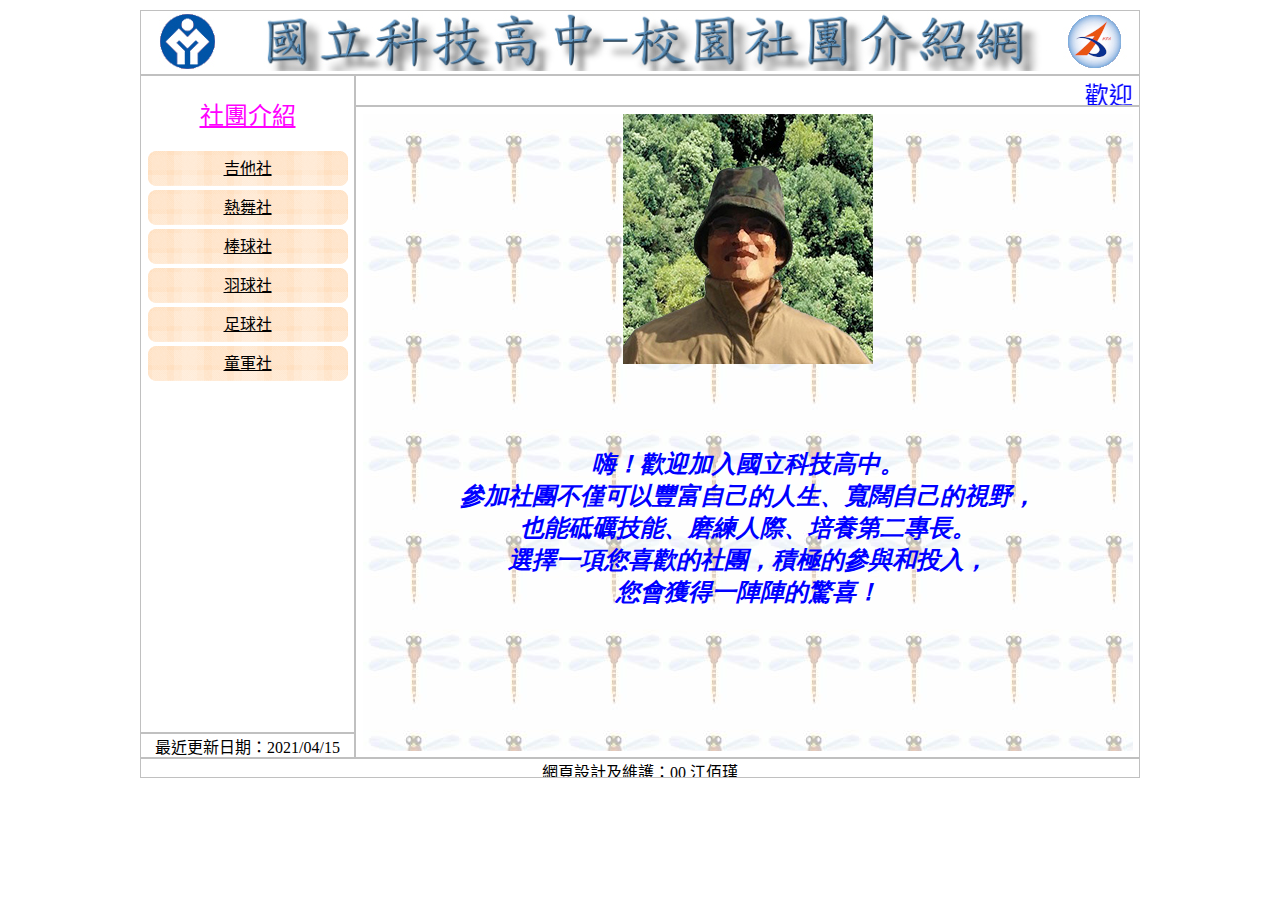
<file: web00/index.html>
<!DOCTYPE html>
<html lang="zh-tw">

<head>
  <meta charset="UTF-8">
  <meta name="viewport" content="width=device-width, initial-scale=1.0">
  <title>國立科技高中─校園社團介紹網</title>
  <link rel="stylesheet" href="style.css">
</head>

<body class="main">
  <header class="top">
    <a href="index.html">
      <img src="media/logo.jpg" alt="國立科技高中校園社團介紹網">
    </a>
  </header>
  <aside>
    <nav class="menu">
      <header>社團介紹</header>
      <a href="guitar_history.html" target="myMain">吉他社</a>
      <a href="#">熱舞社</a>
      <a href="#">棒球社</a>
      <a href="#">羽球社</a>
      <a href="#">足球社</a>
      <a href="#">童軍社</a>
    </nav>
    <footer class="update">最近更新日期：2021/04/15</footer>
  </aside>
  <section>
    <header class="marquee">
      <marquee>歡迎光臨校園社團介紹網，參觀後請支持社團活動並熱烈參與</marquee>
    </header>
    <main class="content">
      <iframe src="main.html" frameborder="0" name="myMain"></iframe>
    </main>
  </section>
  <footer class="footer">網頁設計及維護：00 江佰瑾</footer>
</body>

</html>
</file>
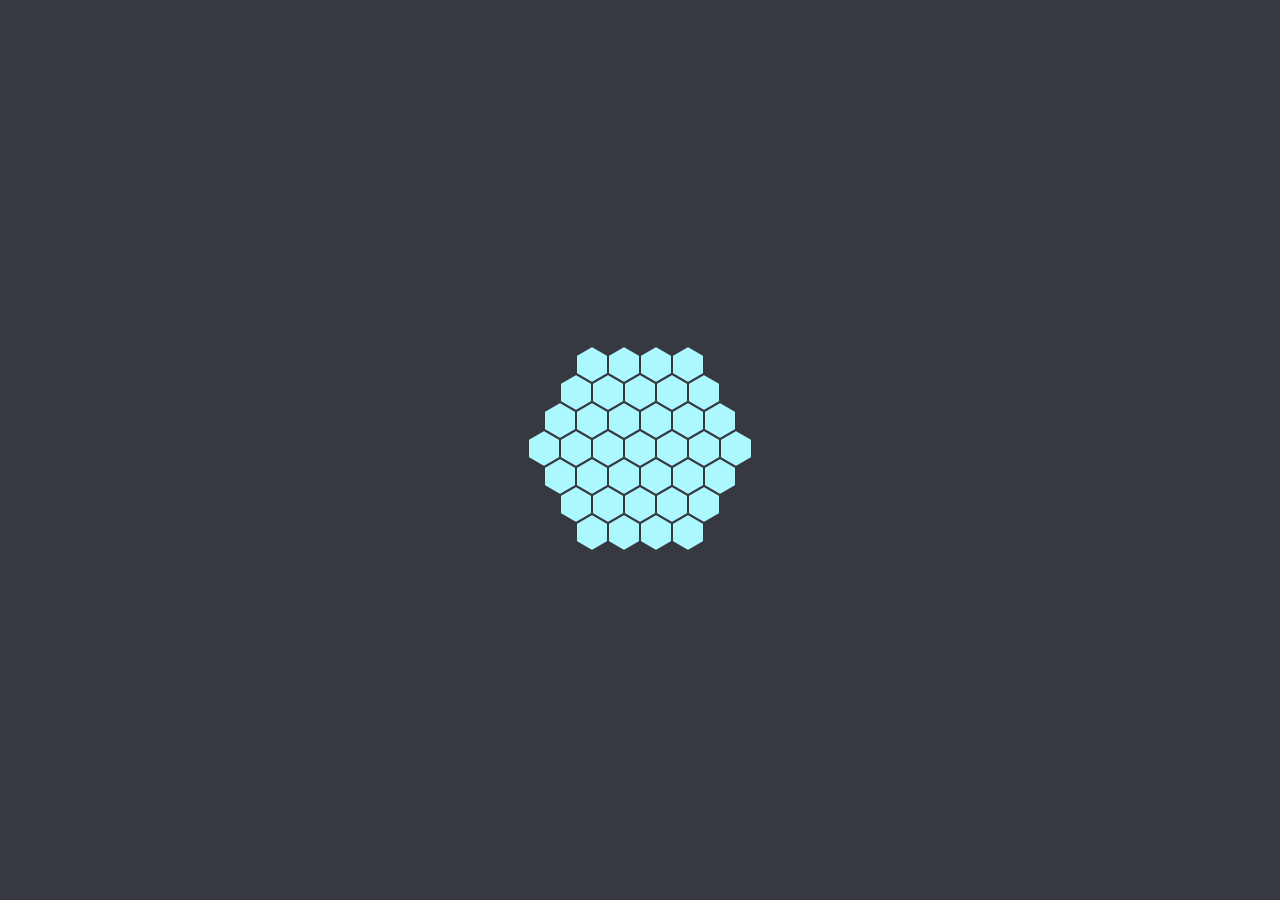
<file: animationWord.html>
<!DOCTYPE html>
<html lang="en">

<head>
	<meta charset="UTF-8">
	<meta http-equiv="X-UA-Compatible" content="IE=edge">
	<meta name="viewport" content="width=device-width, initial-scale=1.0">
	<title>Document</title>
	<style>
		body {
			background: #373940;
		}

		.socket {
			width: 200px;
			height: 200px;
			position: absolute;
			left: 50%;
			margin-left: -100px;
			top: 50%;
			margin-top: -100px;
		}

		.hex-brick {
			background: #ABF8FF;
			width: 30px;
			height: 17px;
			position: absolute;
			top: 5px;
			animation-name: fade;
			animation-duration: 2s;
			animation-iteration-count: infinite;
			-webkit-animation-name: fade;
			-webkit-animation-duration: 2s;
			-webkit-animation-iteration-count: infinite;
		}

		.h2 {
			transform: rotate(60deg);
			-webkit-transform: rotate(60deg);
		}

		.h3 {
			transform: rotate(-60deg);
			-webkit-transform: rotate(-60deg);
		}

		.gel {
			height: 30px;
			width: 30px;
			transition: all .3s;
			-webkit-transition: all .3s;
			position: absolute;
			top: 50%;
			left: 50%;
		}

		.center-gel {
			margin-left: -15px;
			margin-top: -15px;

			animation-name: pulse;
			animation-duration: 2s;
			animation-iteration-count: infinite;
			-webkit-animation-name: pulse;
			-webkit-animation-duration: 2s;
			-webkit-animation-iteration-count: infinite;
		}

		.c1 {
			margin-left: -47px;
			margin-top: -15px;
		}

		.c2 {
			margin-left: -31px;
			margin-top: -43px;
		}

		.c3 {
			margin-left: 1px;
			margin-top: -43px;
		}

		.c4 {
			margin-left: 17px;
			margin-top: -15px;
		}

		.c5 {
			margin-left: -31px;
			margin-top: 13px;
		}

		.c6 {
			margin-left: 1px;
			margin-top: 13px;
		}

		.c7 {
			margin-left: -63px;
			margin-top: -43px;
		}

		.c8 {
			margin-left: 33px;
			margin-top: -43px;
		}

		.c9 {
			margin-left: -15px;
			margin-top: 41px;
		}

		.c10 {
			margin-left: -63px;
			margin-top: 13px;
		}

		.c11 {
			margin-left: 33px;
			margin-top: 13px;
		}

		.c12 {
			margin-left: -15px;
			margin-top: -71px;
		}

		.c13 {
			margin-left: -47px;
			margin-top: -71px;
		}

		.c14 {
			margin-left: 17px;
			margin-top: -71px;
		}

		.c15 {
			margin-left: -47px;
			margin-top: 41px;
		}

		.c16 {
			margin-left: 17px;
			margin-top: 41px;
		}

		.c17 {
			margin-left: -79px;
			margin-top: -15px;
		}

		.c18 {
			margin-left: 49px;
			margin-top: -15px;
		}

		.c19 {
			margin-left: -63px;
			margin-top: -99px;
		}

		.c20 {
			margin-left: 33px;
			margin-top: -99px;
		}

		.c21 {
			margin-left: 1px;
			margin-top: -99px;
		}

		.c22 {
			margin-left: -31px;
			margin-top: -99px;
		}

		.c23 {
			margin-left: -63px;
			margin-top: 69px;
		}

		.c24 {
			margin-left: 33px;
			margin-top: 69px;
		}

		.c25 {
			margin-left: 1px;
			margin-top: 69px;
		}

		.c26 {
			margin-left: -31px;
			margin-top: 69px;
		}

		.c27 {
			margin-left: -79px;
			margin-top: -15px;
		}

		.c28 {
			margin-left: -95px;
			margin-top: -43px;
		}

		.c29 {
			margin-left: -95px;
			margin-top: 13px;
		}

		.c30 {
			margin-left: 49px;
			margin-top: 41px;
		}

		.c31 {
			margin-left: -79px;
			margin-top: -71px;
		}

		.c32 {
			margin-left: -111px;
			margin-top: -15px;
		}

		.c33 {
			margin-left: 65px;
			margin-top: -43px;
		}

		.c34 {
			margin-left: 65px;
			margin-top: 13px;
		}

		.c35 {
			margin-left: -79px;
			margin-top: 41px;
		}

		.c36 {
			margin-left: 49px;
			margin-top: -71px;
		}

		.c37 {
			margin-left: 81px;
			margin-top: -15px;
		}

		.r1 {
			animation-name: pulse;
			animation-duration: 2s;
			animation-iteration-count: infinite;
			animation-delay: .2s;
			-webkit-animation-name: pulse;
			-webkit-animation-duration: 2s;
			-webkit-animation-iteration-count: infinite;
			-webkit-animation-delay: .2s;
		}

		.r2 {
			animation-name: pulse;
			animation-duration: 2s;
			animation-iteration-count: infinite;
			animation-delay: .4s;
			-webkit-animation-name: pulse;
			-webkit-animation-duration: 2s;
			-webkit-animation-iteration-count: infinite;
			-webkit-animation-delay: .4s;
		}

		.r3 {
			animation-name: pulse;
			animation-duration: 2s;
			animation-iteration-count: infinite;
			animation-delay: .6s;
			-webkit-animation-name: pulse;
			-webkit-animation-duration: 2s;
			-webkit-animation-iteration-count: infinite;
			-webkit-animation-delay: .6s;
		}

		.r1>.hex-brick {
			animation-name: fade;
			animation-duration: 2s;
			animation-iteration-count: infinite;
			animation-delay: .2s;
			-webkit-animation-name: fade;
			-webkit-animation-duration: 2s;
			-webkit-animation-iteration-count: infinite;
			-webkit-animation-delay: .2s;
		}

		.r2>.hex-brick {
			animation-name: fade;
			animation-duration: 2s;
			animation-iteration-count: infinite;
			animation-delay: .4s;
			-webkit-animation-name: fade;
			-webkit-animation-duration: 2s;
			-webkit-animation-iteration-count: infinite;
			-webkit-animation-delay: .4s;
		}

		.r3>.hex-brick {
			animation-name: fade;
			animation-duration: 2s;
			animation-iteration-count: infinite;
			animation-delay: .6s;
			-webkit-animation-name: fade;
			-webkit-animation-duration: 2s;
			-webkit-animation-iteration-count: infinite;
			-webkit-animation-delay: .6s;
		}


		@keyframes pulse {
			0% {
				-webkit-transform: scale(1);
				transform: scale(1);
			}

			50% {
				-webkit-transform: scale(0.01);
				transform: scale(0.01);
			}

			100% {
				-webkit-transform: scale(1);
				transform: scale(1);
			}
		}

		@keyframes fade {
			0% {
				background: #ABF8FF;
			}

			50% {
				background: #90BBBF;
			}

			100% {
				background: #ABF8FF;
			}
		}

		@-webkit-keyframes pulse {
			0% {
				-webkit-transform: scale(1);
				transform: scale(1);
			}

			50% {
				-webkit-transform: scale(0.01);
				transform: scale(0.01);
			}

			100% {
				-webkit-transform: scale(1);
				transform: scale(1);
			}
		}

		@-webkit-keyframes fade {
			0% {
				background: #ABF8FF;
			}

			50% {
				background: #389CA6;
			}

			100% {
				background: #ABF8FF;
			}
		}
	</style>
</head>

<body>

	<body>
		<div class="socket">
			<div class="gel center-gel">
				<div class="hex-brick h1"></div>
				<div class="hex-brick h2"></div>
				<div class="hex-brick h3"></div>
			</div>

			<div class="gel c1 r1">
				<div class="hex-brick h1"></div>
				<div class="hex-brick h2"></div>
				<div class="hex-brick h3"></div>
			</div>
			<div class="gel c2 r1">
				<div class="hex-brick h1"></div>
				<div class="hex-brick h2"></div>
				<div class="hex-brick h3"></div>
			</div>
			<div class="gel c3 r1">
				<div class="hex-brick h1"></div>
				<div class="hex-brick h2"></div>
				<div class="hex-brick h3"></div>
			</div>
			<div class="gel c4 r1">
				<div class="hex-brick h1"></div>
				<div class="hex-brick h2"></div>
				<div class="hex-brick h3"></div>
			</div>
			<div class="gel c5 r1">
				<div class="hex-brick h1"></div>
				<div class="hex-brick h2"></div>
				<div class="hex-brick h3"></div>
			</div>
			<div class="gel c6 r1">
				<div class="hex-brick h1"></div>
				<div class="hex-brick h2"></div>
				<div class="hex-brick h3"></div>
			</div>

			<div class="gel c7 r2">
				<div class="hex-brick h1"></div>
				<div class="hex-brick h2"></div>
				<div class="hex-brick h3"></div>
			</div>

			<div class="gel c8 r2">
				<div class="hex-brick h1"></div>
				<div class="hex-brick h2"></div>
				<div class="hex-brick h3"></div>
			</div>
			<div class="gel c9 r2">
				<div class="hex-brick h1"></div>
				<div class="hex-brick h2"></div>
				<div class="hex-brick h3"></div>
			</div>
			<div class="gel c10 r2">
				<div class="hex-brick h1"></div>
				<div class="hex-brick h2"></div>
				<div class="hex-brick h3"></div>
			</div>
			<div class="gel c11 r2">
				<div class="hex-brick h1"></div>
				<div class="hex-brick h2"></div>
				<div class="hex-brick h3"></div>
			</div>
			<div class="gel c12 r2">
				<div class="hex-brick h1"></div>
				<div class="hex-brick h2"></div>
				<div class="hex-brick h3"></div>
			</div>
			<div class="gel c13 r2">
				<div class="hex-brick h1"></div>
				<div class="hex-brick h2"></div>
				<div class="hex-brick h3"></div>
			</div>
			<div class="gel c14 r2">
				<div class="hex-brick h1"></div>
				<div class="hex-brick h2"></div>
				<div class="hex-brick h3"></div>
			</div>
			<div class="gel c15 r2">
				<div class="hex-brick h1"></div>
				<div class="hex-brick h2"></div>
				<div class="hex-brick h3"></div>
			</div>
			<div class="gel c16 r2">
				<div class="hex-brick h1"></div>
				<div class="hex-brick h2"></div>
				<div class="hex-brick h3"></div>
			</div>
			<div class="gel c17 r2">
				<div class="hex-brick h1"></div>
				<div class="hex-brick h2"></div>
				<div class="hex-brick h3"></div>
			</div>
			<div class="gel c18 r2">
				<div class="hex-brick h1"></div>
				<div class="hex-brick h2"></div>
				<div class="hex-brick h3"></div>
			</div>
			<div class="gel c19 r3">
				<div class="hex-brick h1"></div>
				<div class="hex-brick h2"></div>
				<div class="hex-brick h3"></div>
			</div>
			<div class="gel c20 r3">
				<div class="hex-brick h1"></div>
				<div class="hex-brick h2"></div>
				<div class="hex-brick h3"></div>
			</div>
			<div class="gel c21 r3">
				<div class="hex-brick h1"></div>
				<div class="hex-brick h2"></div>
				<div class="hex-brick h3"></div>
			</div>
			<div class="gel c22 r3">
				<div class="hex-brick h1"></div>
				<div class="hex-brick h2"></div>
				<div class="hex-brick h3"></div>
			</div>
			<div class="gel c23 r3">
				<div class="hex-brick h1"></div>
				<div class="hex-brick h2"></div>
				<div class="hex-brick h3"></div>
			</div>
			<div class="gel c24 r3">
				<div class="hex-brick h1"></div>
				<div class="hex-brick h2"></div>
				<div class="hex-brick h3"></div>
			</div>
			<div class="gel c25 r3">
				<div class="hex-brick h1"></div>
				<div class="hex-brick h2"></div>
				<div class="hex-brick h3"></div>
			</div>
			<div class="gel c26 r3">
				<div class="hex-brick h1"></div>
				<div class="hex-brick h2"></div>
				<div class="hex-brick h3"></div>
			</div>
			<div class="gel c28 r3">
				<div class="hex-brick h1"></div>
				<div class="hex-brick h2"></div>
				<div class="hex-brick h3"></div>
			</div>
			<div class="gel c29 r3">
				<div class="hex-brick h1"></div>
				<div class="hex-brick h2"></div>
				<div class="hex-brick h3"></div>
			</div>
			<div class="gel c30 r3">
				<div class="hex-brick h1"></div>
				<div class="hex-brick h2"></div>
				<div class="hex-brick h3"></div>
			</div>
			<div class="gel c31 r3">
				<div class="hex-brick h1"></div>
				<div class="hex-brick h2"></div>
				<div class="hex-brick h3"></div>
			</div>
			<div class="gel c32 r3">
				<div class="hex-brick h1"></div>
				<div class="hex-brick h2"></div>
				<div class="hex-brick h3"></div>
			</div>
			<div class="gel c33 r3">
				<div class="hex-brick h1"></div>
				<div class="hex-brick h2"></div>
				<div class="hex-brick h3"></div>
			</div>
			<div class="gel c34 r3">
				<div class="hex-brick h1"></div>
				<div class="hex-brick h2"></div>
				<div class="hex-brick h3"></div>
			</div>
			<div class="gel c35 r3">
				<div class="hex-brick h1"></div>
				<div class="hex-brick h2"></div>
				<div class="hex-brick h3"></div>
			</div>
			<div class="gel c36 r3">
				<div class="hex-brick h1"></div>
				<div class="hex-brick h2"></div>
				<div class="hex-brick h3"></div>
			</div>
			<div class="gel c37 r3">
				<div class="hex-brick h1"></div>
				<div class="hex-brick h2"></div>
				<div class="hex-brick h3"></div>
			</div>
		</div>
	</body>
</body>

</html>
</file>
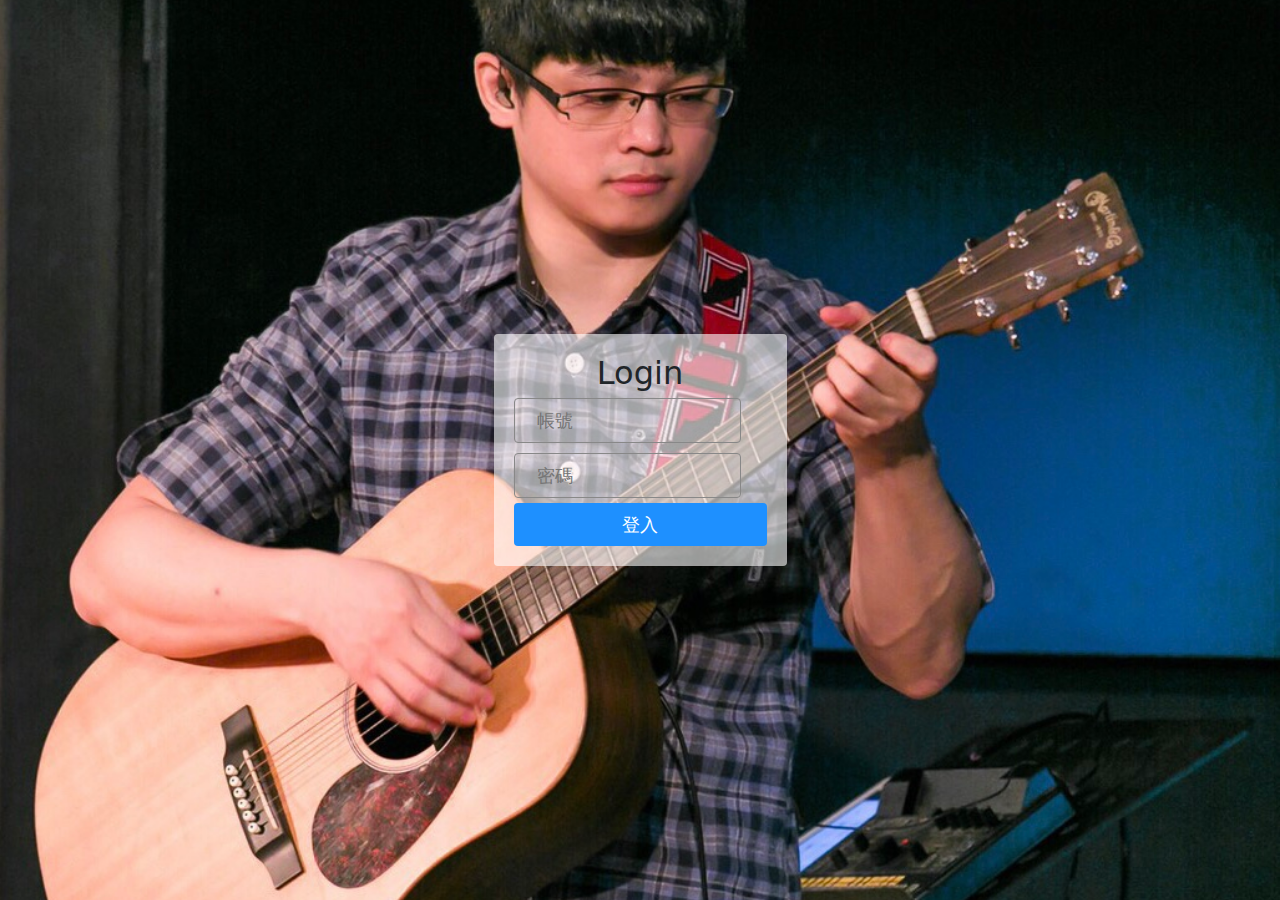
<file: login.html>
<!DOCTYPE html>
<html lang="en">

<head>
  <meta charset="UTF-8">
  <meta http-equiv="X-UA-Compatible" content="IE=edge">
  <meta name="viewport" content="width=device-width, initial-scale=1.0">
  <title>Login</title>
  <link rel="shortcut icon" href="media/verseLogo.ico" type="image/x-icon">
  <!-- google font -->
  <link rel="preconnect" href="https://fonts.gstatic.com">
  <link href="https://fonts.googleapis.com/css2?family=Noto+Sans+TC&family=Roboto&display=swap" rel="stylesheet">
  <!-- font icon -->
  <link href="https://fonts.googleapis.com/icon?family=Material+Icons" rel="stylesheet">
  <!-- fontawesome cdn -->
  <link rel="stylesheet" href="https://use.fontawesome.com/releases/v5.15.3/css/all.css"
    integrity="sha384-SZXxX4whJ79/gErwcOYf+zWLeJdY/qpuqC4cAa9rOGUstPomtqpuNWT9wdPEn2fk" crossorigin="anonymous">
  <!-- bootstrap + custom css -->
  <link rel="stylesheet" href="plugin/bootstrap.min.css">
  <link rel="stylesheet" href="plugin/css.css">
  <script src="plugin/bootstrap.bundle.js"></script>
</head>

<body>
  <form action="">
    <h2>Login</h2>
    <label for="">
      <input type="text" id="account" placeholder="帳號" value="">
      <i class="fa fa-user"></i>
    </label>
    <label for="">
      <input type="password" id="password" placeholder="密碼" value="">
      <i class="fa fa-lock"></i>
    </label>
    <input type="submit" value="登入">
  </form>





</body>

</html>
</file>
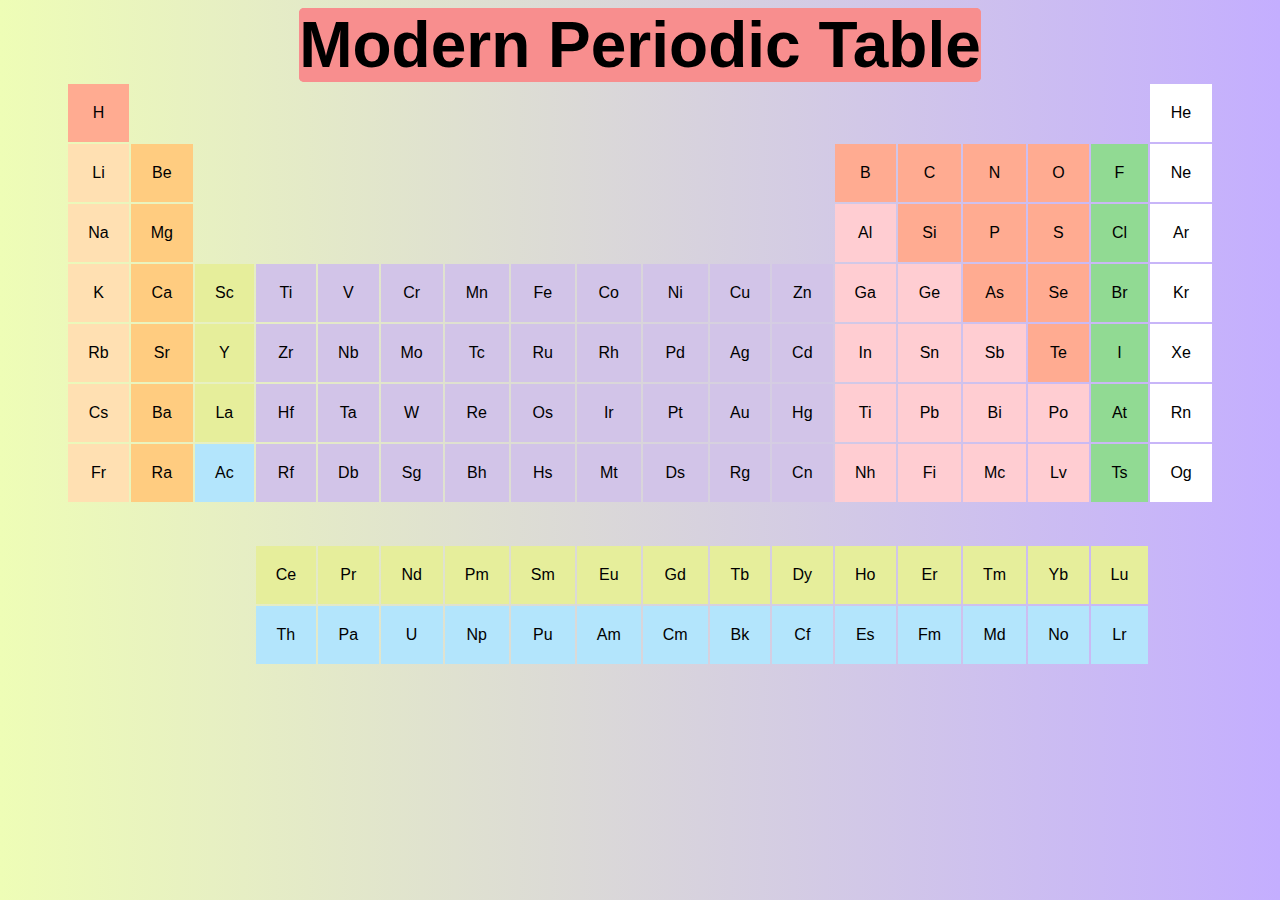
<file: tableHomeWork/periodic_table_of_elements.html>
<!DOCTYPE html>
<html lang="en">

<head>
  <meta charset="UTF-8">
  <meta http-equiv="X-UA-Compatible" content="IE=edge">
  <meta name="viewport" content="width=device-width, initial-scale=1.0">
  <title>Periodic Table of Elements</title>
  <link rel="stylesheet" href="./periodicStyle.css">
</head>

<body>
  <div class="head">
    <h1>Modern Periodic Table</h1>
  </div>
  <div class="table">
    <table>
      <tr id="r1">
        <td id="1" class="other-nonmetals">H</td>
        <td class="blank"></td>
        <td class="blank"></td>
        <td class="blank"></td>
        <td class="blank"></td>
        <td class="blank"></td>
        <td class="blank"></td>
        <td class="blank"></td>
        <td class="blank"></td>
        <td class="blank"></td>
        <td class="blank"></td>
        <td class="blank"></td>
        <td class="blank"></td>
        <td class="blank"></td>
        <td class="blank"></td>
        <td class="blank"></td>
        <td class="blank"></td>
        <td id="2" class="noble-gases">He</td>
      </tr>

      <tr id="r2">
        <td id="3" class="alkali-metals">Li</td>
        <td id="4" class="alkaline-earth-metals">Be</td>
        <td class="blank"></td>
        <td class="blank"></td>
        <td class="blank"></td>
        <td class="blank"></td>
        <td class="blank"></td>
        <td class="blank"></td>
        <td class="blank"></td>
        <td class="blank"></td>
        <td class="blank"></td>
        <td class="blank"></td>
        <td id="5" class="other-nonmetals">B</td>
        <td id="6" class="other-nonmetals">C</td>
        <td id="7" class="other-nonmetals">N</td>
        <td id="8" class="other-nonmetals">O</td>
        <td id="9" class="halogens">F</td>
        <td id="10" class="noble-gases">Ne</td>
      </tr>

      <tr id="r3">
        <td id="11" class="alkali-metals">Na</td>
        <td id="12" class="alkaline-earth-metals">Mg</td>
        <td class="blank"></td>
        <td class="blank"></td>
        <td class="blank"></td>
        <td class="blank"></td>
        <td class="blank"></td>
        <td class="blank"></td>
        <td class="blank"></td>
        <td class="blank"></td>
        <td class="blank"></td>
        <td class="blank"></td>
        <td id="13" class="other-metals">Al</td>
        <td id="14" class="other-nonmetals">Si</td>
        <td id="15" class="other-nonmetals">P</td>
        <td id="16" class="other-nonmetals">S</td>
        <td id="17" class="halogens">Cl</td>
        <td id="18" class="noble-gases">Ar</td>
      </tr>

      <tr id="r4">
        <td id="19" class="alkali-metals">K</td>
        <td id="20" class="alkaline-earth-metals">Ca</td>
        <td id="21" class="rare-earth-elements">Sc</td>
        <td id="22" class="transition-metals">Ti</td>
        <td id="23" class="transition-metals">V</td>
        <td id="24" class="transition-metals">Cr</td>
        <td id="25" class="transition-metals">Mn</td>
        <td id="26" class="transition-metals">Fe</td>
        <td id="27" class="transition-metals">Co</td>
        <td id="28" class="transition-metals">Ni</td>
        <td id="29" class="transition-metals">Cu</td>
        <td id="30" class="transition-metals">Zn</td>
        <td id="31" class="other-metals">Ga</td>
        <td id="32" class="other-metals">Ge</td>
        <td id="33" class="other-nonmetals">As</td>
        <td id="34" class="other-nonmetals">Se</td>
        <td id="35" class="halogens">Br</td>
        <td id="36" class="noble-gases">Kr</td>
      </tr>

      <tr id="r5">
        <td id="37" class="alkali-metals">Rb</td>
        <td id="38" class="alkaline-earth-metals">Sr</td>
        <td id="39" class="rare-earth-elements">Y</td>
        <td id="40" class="transition-metals">Zr</td>
        <td id="41" class="transition-metals">Nb</td>
        <td id="42" class="transition-metals">Mo</td>
        <td id="43" class="transition-metals">Tc</td>
        <td id="44" class="transition-metals">Ru</td>
        <td id="45" class="transition-metals">Rh</td>
        <td id="46" class="transition-metals">Pd</td>
        <td id="47" class="transition-metals">Ag</td>
        <td id="48" class="transition-metals">Cd</td>
        <td id="49" class="other-metals">In</td>
        <td id="50" class="other-metals">Sn</td>
        <td id="51" class="other-metals">Sb</td>
        <td id="52" class="other-nonmetals">Te</td>
        <td id="53" class="halogens">I</td>
        <td id="54" class="noble-gases">Xe</td>
      </tr>

      <tr id="r6">
        <td id="55" class="alkali-metals">Cs</td>
        <td id="56" class="alkaline-earth-metals">Ba</td>
        <td id="57" class="lanthanoid-elements rare-earth-elements">La</td>
        <td id="72" class="transition-metals">Hf</td>
        <td id="73" class="transition-metals">Ta</td>
        <td id="74" class="transition-metals">W</td>
        <td id="75" class="transition-metals">Re</td>
        <td id="76" class="transition-metals">Os</td>
        <td id="77" class="transition-metals">Ir</td>
        <td id="78" class="transition-metals">Pt</td>
        <td id="79" class="transition-metals">Au</td>
        <td id="80" class="transition-metals">Hg</td>
        <td id="81" class="other-metals">Ti</td>
        <td id="82" class="other-metals">Pb</td>
        <td id="83" class="other-metals">Bi</td>
        <td id="84" class="other-metals">Po</td>
        <td id="85" class="halogens">At</td>
        <td id="86" class="noble-gases">Rn</td>
      </tr>

      <tr id="r7">
        <td id="87" class="alkali-metals">Fr</td>
        <td id="88" class="alkaline-earth-metals">Ra</td>
        <td id="89" class="actinoid-elements">Ac</td>
        <td id="104" class="transition-metals">Rf</td>
        <td id="105" class="transition-metals">Db</td>
        <td id="106" class="transition-metals">Sg</td>
        <td id="107" class="transition-metals">Bh</td>
        <td id="108" class="transition-metals">Hs</td>
        <td id="109" class="transition-metals">Mt</td>
        <td id="110" class="transition-metals">Ds</td>
        <td id="111" class="transition-metals">Rg</td>
        <td id="112" class="transition-metals">Cn</td>
        <td id="113" class="other-metals">Nh</td>
        <td id="114" class="other-metals">Fi</td>
        <td id="115" class="other-metals">Mc</td>
        <td id="116" class="other-metals">Lv</td>
        <td id="117" class="halogens">Ts</td>
        <td id="118" class="noble-gases">Og</td>
      </tr>

      <tr id="r8">
        <td class="blank"></td>
        <td class="blank"></td>
        <td class="blank"></td>
        <td class="blank"></td>
        <td class="blank"></td>
        <td class="blank"></td>
        <td class="blank"></td>
        <td class="blank"></td>
        <td class="blank"></td>
        <td class="blank"></td>
        <td class="blank"></td>
        <td class="blank"></td>
        <td class="blank"></td>
        <td class="blank"></td>
        <td class="blank"></td>
        <td class="blank"></td>
        <td class="blank"></td>
        <td class="blank"></td>

      </tr>

      <tr id="r9">
        <td class="blank"></td>
        <td class="blank"></td>
        <td class="blank"></td>
        <td id="58" class="lanthanoid-elements rare-earth-elements">Ce</td>
        <td id="59" class="lanthanoid-elements rare-earth-elements">Pr</td>
        <td id="60" class="lanthanoid-elements rare-earth-elements">Nd</td>
        <td id="61" class="lanthanoid-elements rare-earth-elements">Pm</td>
        <td id="62" class="lanthanoid-elements rare-earth-elements">Sm</td>
        <td id="63" class="lanthanoid-elements rare-earth-elements">Eu</td>
        <td id="64" class="lanthanoid-elements rare-earth-elements">Gd</td>
        <td id="65" class="lanthanoid-elements rare-earth-elements">Tb</td>
        <td id="66" class="lanthanoid-elements rare-earth-elements">Dy</td>
        <td id="67" class="lanthanoid-elements rare-earth-elements">Ho</td>
        <td id="68" class="lanthanoid-elements rare-earth-elements">Er</td>
        <td id="69" class="lanthanoid-elements rare-earth-elements">Tm</td>
        <td id="70" class="lanthanoid-elements rare-earth-elements">Yb</td>
        <td id="71" class="lanthanoid-elements rare-earth-elements">Lu</td>
      </tr>

      <tr id="r10">
        <td class="blank"></td>
        <td class="blank"></td>
        <td class="blank"></td>
        <td id="90" class="actinoid-elements">Th</td>
        <td id="91" class="actinoid-elements">Pa</td>
        <td id="92" class="actinoid-elements">U</td>
        <td id="93" class="actinoid-elements">Np</td>
        <td id="94" class="actinoid-elements">Pu</td>
        <td id="95" class="actinoid-elements">Am</td>
        <td id="96" class="actinoid-elements">Cm</td>
        <td id="97" class="actinoid-elements">Bk</td>
        <td id="98" class="actinoid-elements">Cf</td>
        <td id="99" class="actinoid-elements">Es</td>
        <td id="100" class="actinoid-elements">Fm</td>
        <td id="101" class="actinoid-elements">Md</td>
        <td id="102" class="actinoid-elements">No</td>
        <td id="103" class="actinoid-elements">Lr</td>
      </tr>
    </table>
  </div>
</body>

</html>
</file>
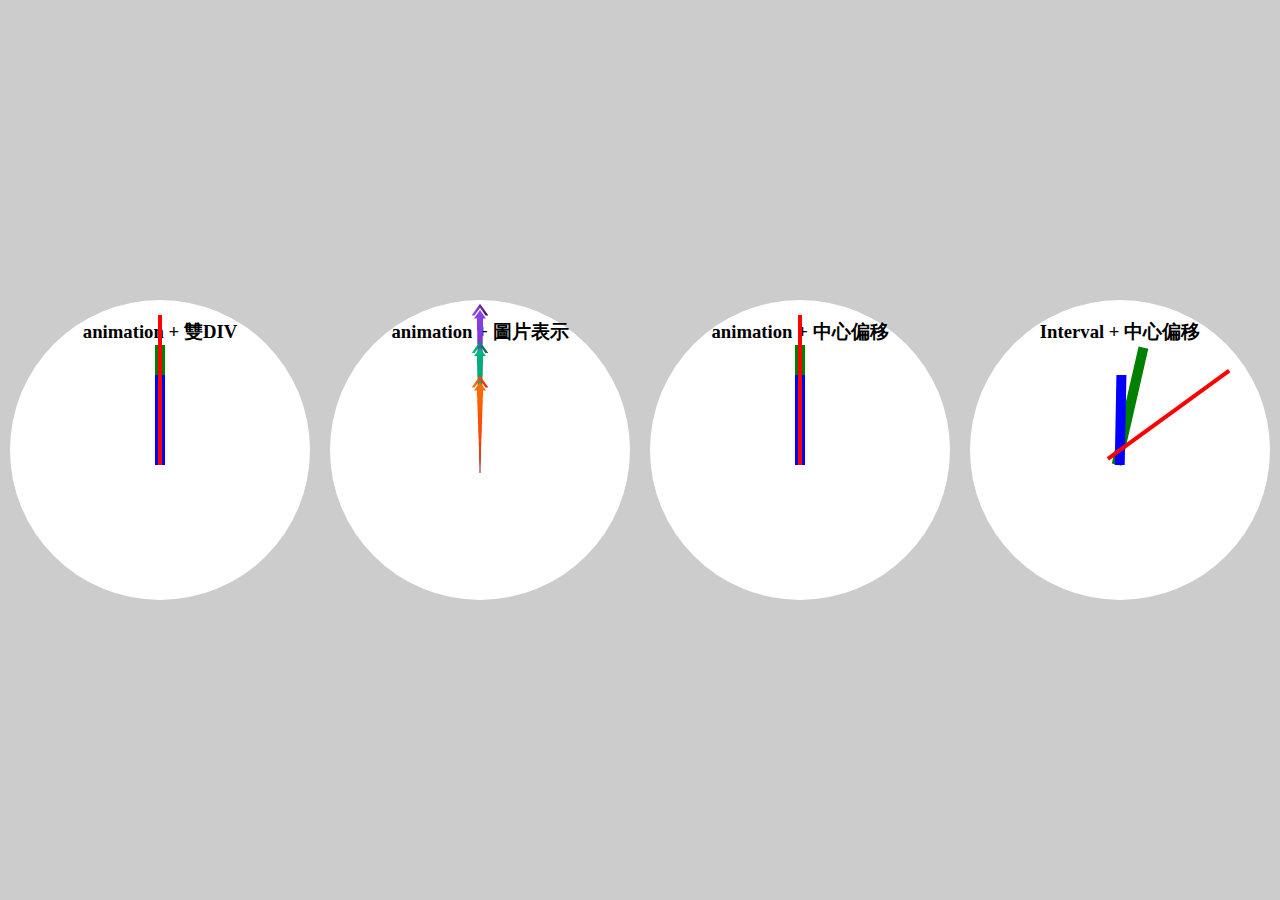
<file: time/analogyClock.html>
<!DOCTYPE html>
<html lang="en">

<head>
  <meta charset="UTF-8">
  <meta http-equiv="X-UA-Compatible" content="IE=edge">
  <meta name="viewport" content="width=device-width, initial-scale=1.0">
  <title>Document</title>
  <link rel="stylesheet" href="analogy.css">
  <script>
    const nt = new Date();

    function getRo() {
      const
        ns = nt.getSeconds(),
        nm = nt.getUTCMinutes(),
        nh = nt.getHours();
      return [ns * 6, nm * 6 + ns * 0.1, nh * 30 + nm * 0.5 + ns * 0.5 / 60];
    }

    document.write(`
        <style>
          @keyframes js_move {
            from {
              transform: rotate(${getRo()[0]}deg);
            }
    
            to {
              transform: rotate(${getRo()[0] + 360}deg);
            }
          }
          @keyframes jm_move {
            from {
              transform: rotate(${getRo()[1]}deg);
            }
    
            to {
              transform: rotate(${getRo()[1] + 360}deg);
            }
          }
          @keyframes jh_move {
            from {
              transform: rotate(${getRo()[2]}deg);
            }
    
            to {
              transform: rotate(${getRo()[2] + 360}deg);
            }
          }
        </style>
        `);
  </script>

</head>

<body>
  <div class="circle">
    <div class="zmin1">
      <div class="jmin1"></div>
    </div>
    <div class="zhur1">
      <div class="jhur1"></div>
    </div>
    <div class="zsec1">
      <div class="jsec1"></div>
    </div>
    <h3>animation + 雙DIV</h3>
  </div>
  <div class="circle">
    <div class="jsec2"></div>
    <div class="jmin2"></div>
    <div class="jhur2"></div>
    <h3>animation + 圖片表示</h3>
  </div>
  <div class="circle">
    <div class="jmin1 omin3"></div>
    <div class="jhur1 ohur3"></div>
    <div class="jsec1 osec3"></div>
    <h3>animation + 中心偏移</h3>
  </div>
  <div class="circle">
    <div class="jmin1 omin4"></div>
    <div class="jhur1 ohur4"></div>
    <div class="jsec1 osec4"></div>
    <h3>Interval + 中心偏移</h3>
  </div>
  <script>
    document.querySelector(".osec4").style.transform = "rotate(" + getRo()[0] + "deg)";
    document.querySelector(".omin4").style.transform = "rotate(" + getRo()[1] + "deg)";
    document.querySelector(".ohur4").style.transform = "rotate(" + getRo()[2] + "deg)";
    setInterval(() => {
      nt.setSeconds(nt.getSeconds() + 1);
      document.querySelector(".osec4").style.transform = "rotate(" + getRo()[0] + "deg)";
      document.querySelector(".omin4").style.transform = "rotate(" + getRo()[1] + "deg)";
      document.querySelector(".ohur4").style.transform = "rotate(" + getRo()[2] + "deg)";
    }
      , 1000);
  </script>
</body>

</html>
</file>
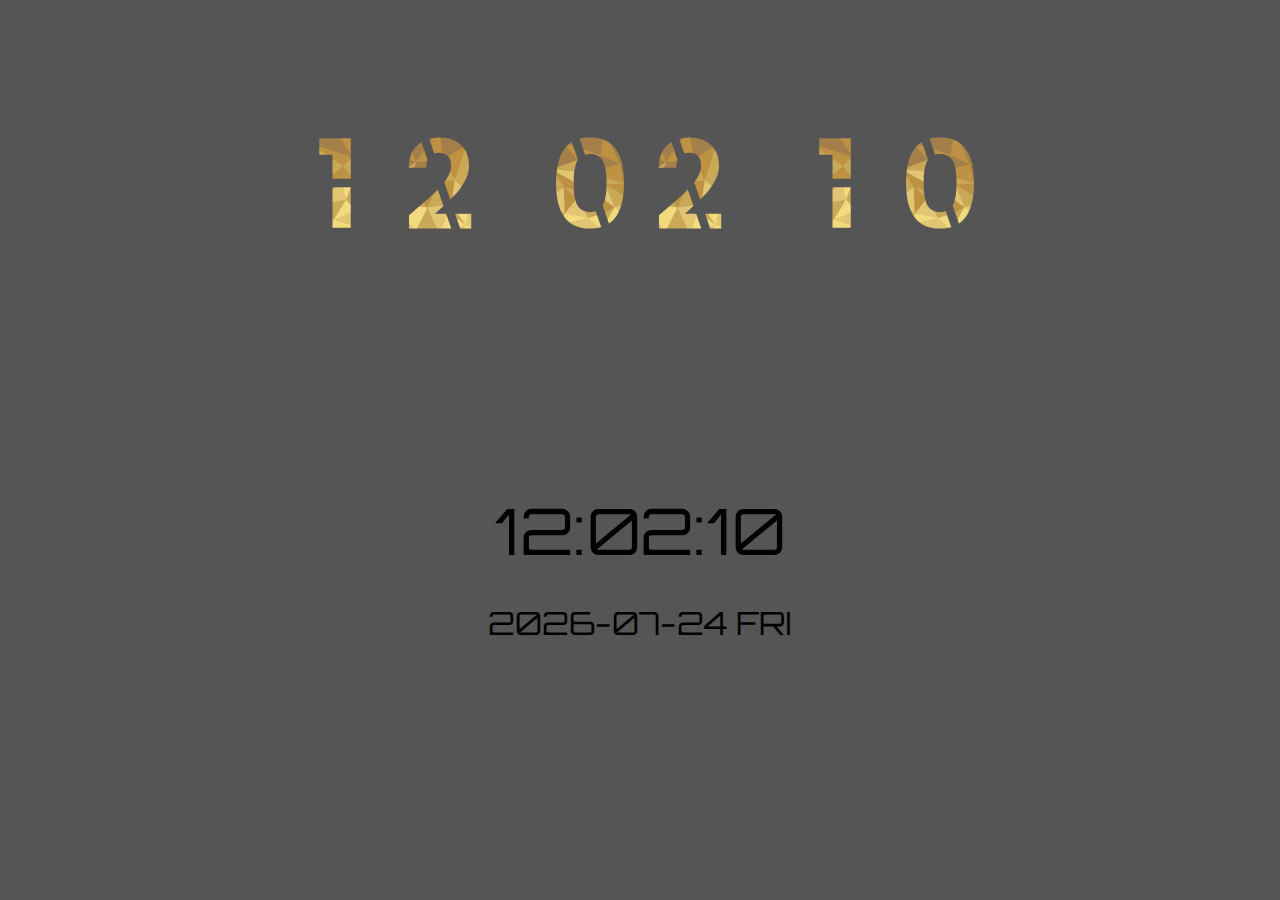
<file: time/digiclock.html>
<!DOCTYPE html>
<html lang="en">

<head>
  <meta charset="UTF-8">
  <meta http-equiv="X-UA-Compatible" content="IE=edge">
  <meta name="viewport" content="width=device-width, initial-scale=1.0">
  <title>Document</title>
  <link rel="preconnect" href="https://fonts.googleapis.com">
  <link rel="preconnect" href="https://fonts.gstatic.com" crossorigin>
  <link href="https://fonts.googleapis.com/css2?family=Orbitron:wght@900&display=swap" rel="stylesheet">
  <link rel="stylesheet" href="digi.css">

</head>

<body>
  <div class="digiImg">
    <div id="ck1" class="mg1"></div>
    <div id="ck2" class="mg2"></div>
    <div class="mgd"></div>
    <div id="ck3" class="mg3"></div>
    <div id="ck4" class="mg4"></div>
    <div class="mgd"></div>
    <div id="ck5" class="mg5"></div>
    <div id="ck6" class="mg6"></div>
  </div>
  <script>
    const refresh = () => {
      const nt = new Date();
      const
        nh = nt.getHours(),
        nm = nt.getMinutes(),
        ns = nt.getSeconds();

      const
        nk1 = Math.floor(nh / 10),
        nk2 = nh % 10,
        nk3 = Math.floor(nm / 10),
        nk4 = nm % 10,
        nk5 = Math.floor(ns / 10),
        nk6 = ns % 10;

      document.getElementById("ck1").className = `mg${nk1}`;
      document.getElementById("ck2").className = `mg${nk2}`;
      document.getElementById("ck3").className = `mg${nk3}`;
      document.getElementById("ck4").className = `mg${nk4}`;
      document.getElementById("ck5").className = `mg${nk5}`;
      document.getElementById("ck6").className = `mg${nk6}`;

      document.querySelectorAll('.mgd').forEach(e => {
        e.style.opacity = 1;
        setTimeout(() => {
          e.style.opacity = 0;
        }, 500);
      });
    }
    setInterval(refresh, 1000);
    refresh();
  </script>

  <div class="digiFont">
    <p id="df-time">12:00:00</p>
    <p id="df-date">1999-12-01 SUN</p>
  </div>
  <script>
    const weekWord = ['SUN', 'MON', 'TUS', 'WED', 'THR', 'FRI', 'SAT'];
    const newNum = num => num > 9 ? num : "0" + num;

    const retime = () => {
      const nt = new Date();
      const
        nh = nt.getHours(),
        nm = nt.getMinutes(),
        ns = nt.getSeconds(),
        ny = nt.getFullYear(),
        nmo = nt.getMonth(),
        nd = nt.getDate(), //日
        nw = nt.getDay(); //周幾

      document.querySelector("#df-time").textContent = `${newNum(nh)}:${newNum(nm)}:${newNum(ns)}`;
      document.querySelector("#df-date").textContent = `${ny}-${newNum(nmo + 1)}-${newNum(nd)} ${weekWord[nw]}`;
    }
    setInterval(retime, 1000);
    retime();
  </script>
</body>

</html>
</file>
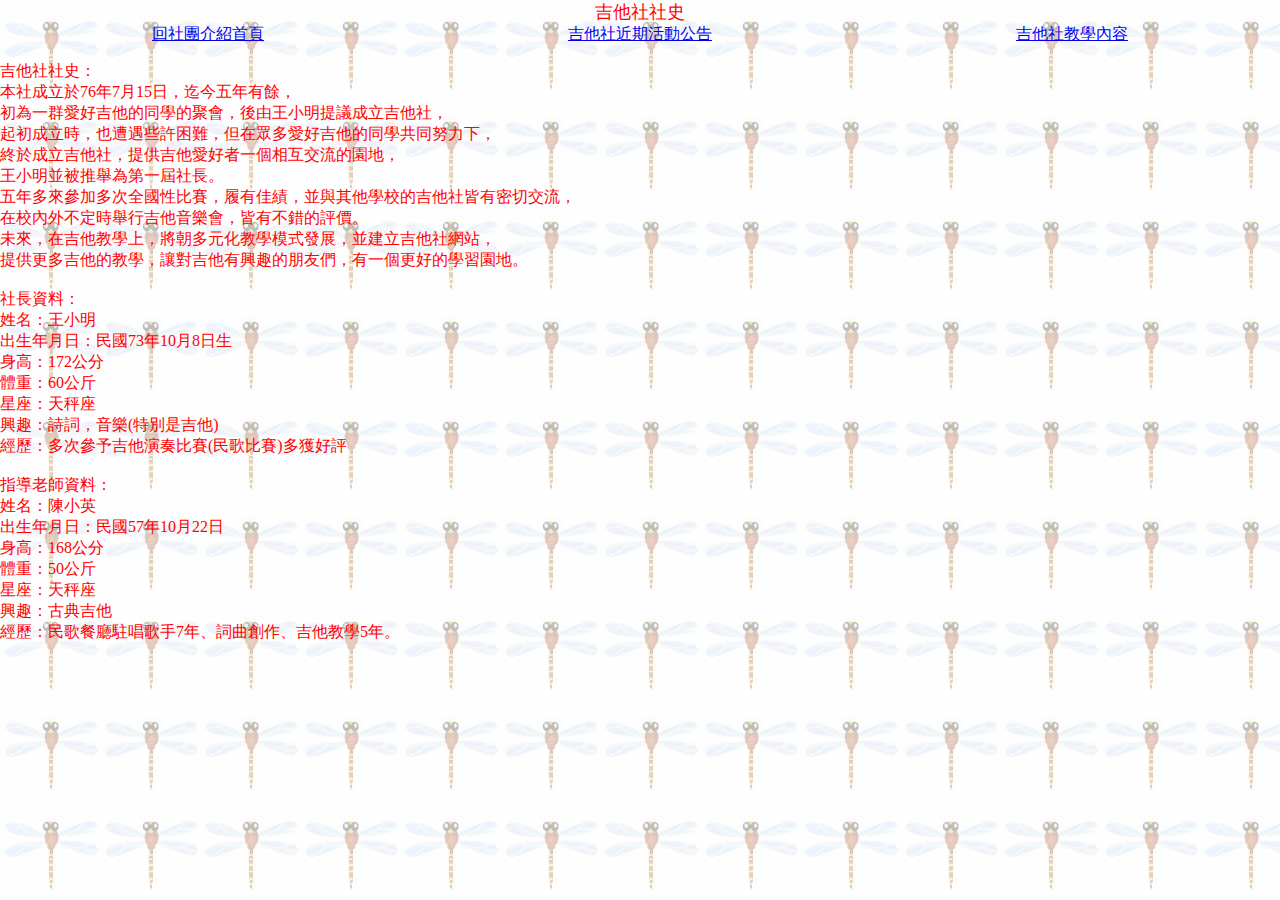
<file: web00/guitar_history.html>
<!DOCTYPE html>
<html lang="en">

<head>
  <meta charset="UTF-8">
  <meta name="viewport" content="width=device-width, initial-scale=1.0">
  <title>Document</title>
  <style>
    body{
      margin: 0;
      background: url('media/0101.jpg');
      font-family: '標楷體';
    }
    header{
      font-size: 18px;
      text-align: center;
      color: #f00;
    }
    nav{
      display: flex;
      justify-content: space-around;
    }
    p{
      font-size: 16px;
      color: #f00;
    }
  </style>
</head>

<body>
  <header>吉他社社史</header>
  <nav>
    <a href="index.html" target="_top">回社團介紹首頁</a>
    <a href="guitar_event.html" target="myMain">吉他社近期活動公告</a>
    <a href="guitar_learning.html" target="myMain">吉他社教學內容</a>
  </nav>
  <p>
    吉他社社史：<br>
    本社成立於76年7月15日，迄今五年有餘，<br>
    初為一群愛好吉他的同學的聚會，後由王小明提議成立吉他社，<br>
    起初成立時，也遭遇些許困難，但在眾多愛好吉他的同學共同努力下，<br>
    終於成立吉他社，提供吉他愛好者一個相互交流的園地，<br>
    王小明並被推舉為第一屆社長。<br>
    五年多來參加多次全國性比賽，履有佳績，並與其他學校的吉他社皆有密切交流，<br>
    在校內外不定時舉行吉他音樂會，皆有不錯的評價。<br>
    未來，在吉他教學上，將朝多元化教學模式發展，並建立吉他社網站，<br>
    提供更多吉他的教學，讓對吉他有興趣的朋友們，有一個更好的學習園地。<br>
    <br>
    社長資料：<br>
    姓名：王小明<br>
    出生年月日：民國73年10月8日生<br>
    身高：172公分<br>
    體重：60公斤<br>
    星座：天秤座<br>
    興趣：詩詞，音樂(特別是吉他)<br>
    經歷：多次參予吉他演奏比賽(民歌比賽)多獲好評<br>
    <br>
    指導老師資料：<br>
    姓名：陳小英<br>
    出生年月日：民國57年10月22日<br>
    身高：168公分<br>
    體重：50公斤<br>
    星座：天秤座<br>
    興趣：古典吉他<br>
    經歷：民歌餐廳駐唱歌手7年、詞曲創作、吉他教學5年。
  </p>
</body>

</html>
</file>
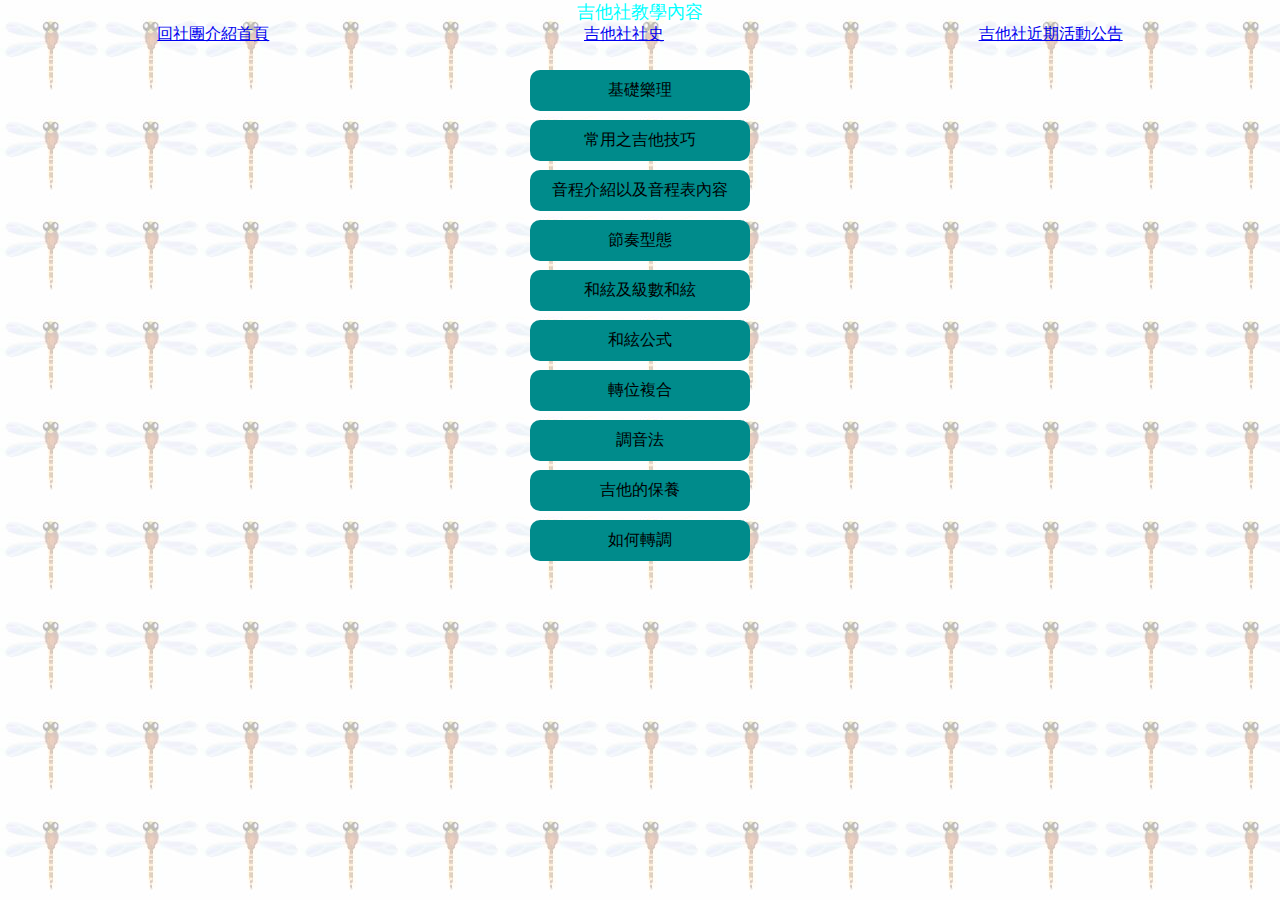
<file: web00/guitar_learning.html>
<!DOCTYPE html>
<html lang="en">

<head>
  <meta charset="UTF-8">
  <meta name="viewport" content="width=device-width, initial-scale=1.0">
  <title>Document</title>
  <style>
    body {
      margin: 0;
      background: url('media/0101.jpg');
      font-family: '標楷體';
    }
    
    header {
      font-size: 18px;
      text-align: center;
      color: #0ff;
    }

    nav {
      display: flex;
      justify-content: space-around;
    }

    section{
      display: flex;
      flex-direction: column;
      align-items: center;
      width: 200px;
      margin: 20px auto;

      height: 500px;
      justify-content: space-around;
    }
    section>div{
      background:darkcyan;
      /* padding: 15px; */
      width: 100%;
      text-align: center;
      padding: 10px;
      border-radius: 10px;
      cursor: pointer;
    }
    section>div:hover{
      background:rgb(0, 192, 192);
    }
  </style>
</head>

<body>
  <header>吉他社教學內容</header>
  <nav>
    <a href="index.html" target="_top">回社團介紹首頁</a>
    <a href="guitar_history.html" target="myMain">吉他社社史</a>
    <a href="guitar_event.html" target="myMain">吉他社近期活動公告</a>
  </nav>
  <section>
    <div>基礎樂理</div>
    <div>常用之吉他技巧</div>
    <div>音程介紹以及音程表內容</div>
    <div>節奏型態</div>
    <div>和絃及級數和絃</div>
    <div>和絃公式</div>
    <div>轉位複合</div>
    <div>調音法</div>
    <div>吉他的保養</div>
    <div>如何轉調</div>
  </section>
</body>

</html>
</file>
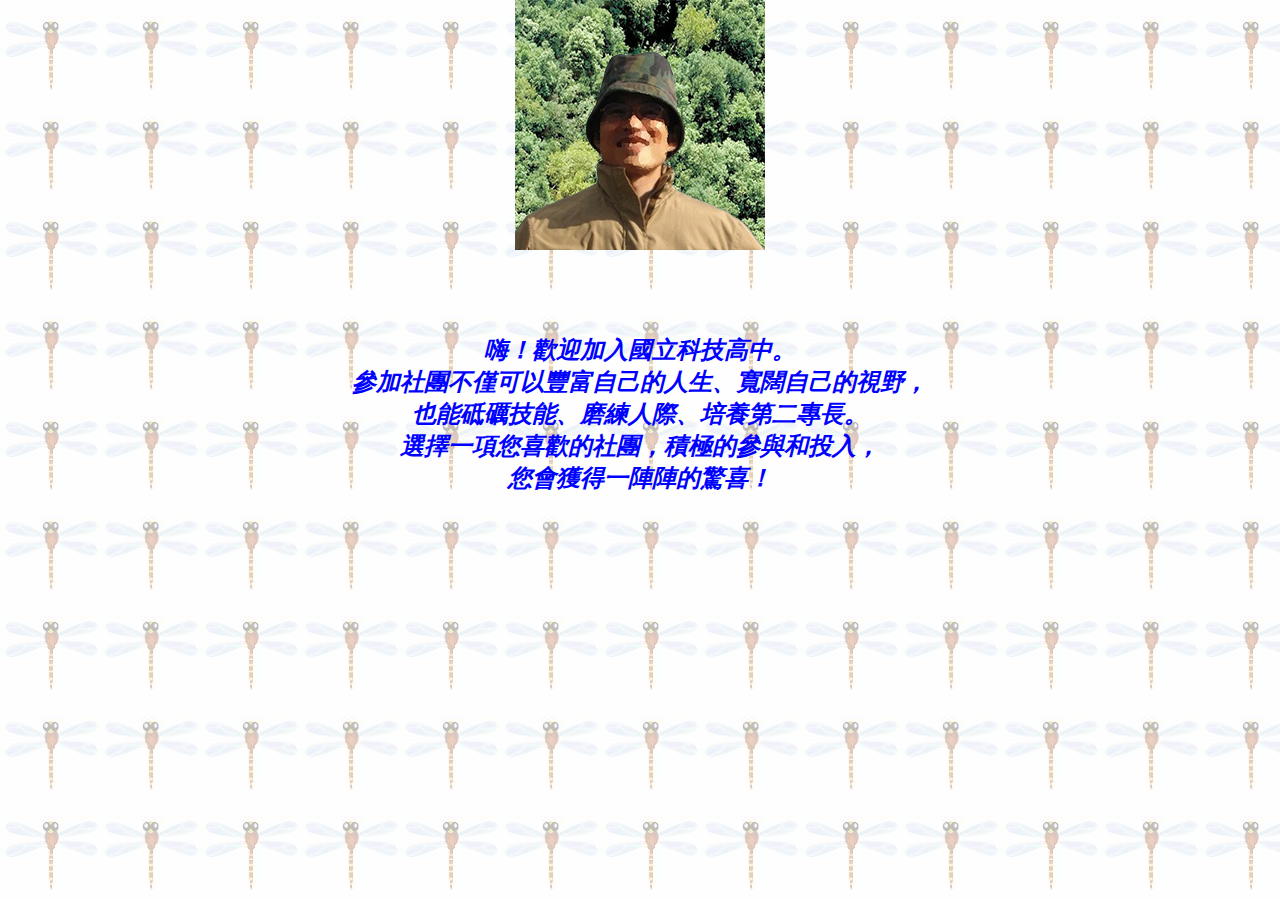
<file: web00/main.html>
<!DOCTYPE html>
<html lang="en">

<head>
  <meta charset="UTF-8">
  <meta name="viewport" content="width=device-width, initial-scale=1.0">
  <title>Document</title>
  <style>
    body{
      margin: 0;
      background: url('media/0101.jpg');
      font-size: 24px;
      font-family: '標楷體';
      font-weight: bold;
      font-style: italic;
      color:#00f;
      text-align: center;
    }
  </style>
</head>

<body>
  <img src="media/0104.jpg" alt="科技高中校長">
  <p><br><br>
    嗨！歡迎加入國立科技高中。<br>
    參加社團不僅可以豐富自己的人生、寬闊自己的視野，<br>
    也能砥礪技能、磨練人際、培養第二專長。<br>
    選擇一項您喜歡的社團，積極的參與和投入，<br>
    您會獲得一陣陣的驚喜！
  </p>
</body>

</html>
</file>
<file: web00/style.css>
* {
  box-sizing: border-box;
  font-family: '標楷體';
  overflow: hidden;
}

body.main {
  width: 1024px;
  padding: 0 12px;
  margin: 10px auto;
  display: flex;
  justify-content: center;
  flex-wrap: wrap;
  text-align: center;
}

body>*:not(aside, section),
aside>*,
section>* {
  border: 1px solid #7777;
}

header.top {
  flex-basis: 1000px;
  height: 65px;
}

footer.footer {
  flex-basis: 1000px;
  height: 20px;

  color:#000;
  font-size: 16px;  
}

aside {
  flex-basis: 215px;
  height: calc(768px - 65px - 20px);
  display: flex;
  flex-flow: column nowrap;
}

aside>nav.menu {
  flex-basis: calc(100% - 25px);
}

aside>footer.update {
  flex-basis: 25px;
}

section {
  flex-basis: calc(1000px - 215px);
  display: flex;
  flex-flow: column nowrap;
}

section>header.marquee {
  flex-basis: 31px;
  padding: 0 calc((100% - 770px - 2px) / 2);
  /* 這裡因需內容770但總值785，故算好padding來彌補差額 */

  /****************************************************No.4*/
  font-size: 24px;
  color: #0000ff;
}

section>main.content {
  flex-basis: calc(100% - 31px);
  padding: calc((100% - 770px - 2px) / 2);
}

/****************************************************No.3*/
header.top>a {
  display: block;
}

/****************************************************No.5*/
nav.menu>header {
  font-weight: 500;
  font-size: 24px;
  text-decoration: underline;
  color: #f0f;
  margin: 20px 0;
}

nav.menu>a {
  display: inline-block;
  width: 200px;
  height: 35px;
  line-height: 35px;
  color: #000;
  font-size: 16px;
  background: url('media/menu1.png') no-repeat;
}

nav.menu>a:hover {
  background: url('media/menu2.png') no-repeat;
}

/****************************************************No.6*/
footer.update {
  font-size: 16px;
}

/****************************************************No.6*/
main.content>iframe{
  width: 100%;
  height: 100%;
}
</file>
<file: plugin/css.css>
body {
  margin: 0;
  padding: 0;
  width: 100%;
  height: 100vh;
  background-image: url('/img/sylvesterChen.jpg');
  background-position: center;
  background-size: cover;
  display: flex;
  justify-content: center;
  align-items: center;
}

form {
  display: flex;
  flex-direction: column;
  align-items: center;
  background: rgba(255, 255, 255, .6);
  min-width: 280px;
  border-radius: 4px;
  padding: 20px;
}

h2 {
  margin: 0;
  padding: 0;
}

label {
  margin: 5px auto;
  position: relative;
  font-size: 18px;
  width: 100%;
}

label>input {
  width: calc(100% - 1em - 8px);
  font-size: 18px;
  padding: 8px 4px;
  /* font-family: "微軟正黑體", 'noto sans tc', sans-serif; */
  border: 1px solid #888;
  padding-left: calc(1em + 4px);
  border-radius: 4px;
  background: rgba(0, 0, 0, 0);
}

label>input:focus {
  border-color: dodgerblue;
  box-shadow: 0 0 4px dodgerblue;
  background: #fff;
}

i {
  position: absolute;
  top: 50%;
  left: 4px;
  transform: translateY(-50%);
}

label>input:focus+i {
  color: dodgerblue;
}

input[type=submit] {
  background: dodgerblue;
  color: #fff;
  font-size: 18px;
  border: 0px;
  padding: 8px 0;
  width: 100%;
  border-radius: 4px;
  cursor: pointer;
}

input[type=submit]:hover {
  background: darkblue;
  border-color: darkblue;
}
</file>
<file: tableHomeWork/periodicStyle.css>
*,
*::after,
*::before {
  box-sizing: border-box;
  font-family:Arial, Helvetica, sans-serif
}

.head,h1{
  display: grid;
  place-items: center;
  background: rgb(248, 142, 142);
  padding: 0;
  margin: 0;
  font-size: 4rem;
  border-radius: 5px 5px 5px 5px;
}

/* table {
  border-collapse: collapse;
  cursor: pointer;
  user-select: none;
} */

body {
  background: linear-gradient(to right, #eefdb6, #c4aeff);
  display: grid;
  place-items: center;
  min-height: 60vh;
  overflow: hidden;
}

td {
  /* border: solid rgb(0, 0, 0) 1px; */
  margin: 0px;
  padding: 20px;
  text-align: center;
}

td:hover{
  color: blueviolet;
  background: transparent; /* 背景透明 */
}

.blank{
  cursor: default;
}

tr{
  margin: 0px;
}

.blank {
  border: 0px;
  background-color: transparent;
}

.alkali-metals {
  background: #ffe0b2;
}

.alkaline-earth-metals {
  background: #ffcc80;
}

.transition-metals {
  background: #d2c4e8;
}

.other-metals{
  background: #ffcdd2;
}

.other-nonmetals{
  background: #ffab91;
}

.halogens{
  background: #91da93
;
}

.noble-gases{
  background: #ffffff
;
}

.rare-earth-elements {
  background: #e6ee9b;
}

.actinoid-elements{
  background: #b3e5fc;
}
</file>
<file: time/analogy.css>
body {
  margin: 0;
  background: #ccc;
  display: flex;
  flex-wrap: wrap;
  justify-content: space-around;
  align-content: space-around;
  align-items: center;
  min-height: 100vh;
}

.circle {
  width: 300px;
  height: 300px;
  background: white;
  border-radius: 50%;
  position: relative;
  margin: 10px;
  flex: 0 0 auto;
}

h3 {
  text-align: center;
}

.jhur1 {
  width: 10px;
  height: 30%;
  background: blue;
  position: absolute;
  left: 50%;
  top: 25%;
  margin-left: -5px;
}

.jmin1 {
  width: 10px;
  height: 40%;
  background: green;
  position: absolute;
  left: 50%;
  top: 15%;
  margin-left: -5px;
}

.jsec1 {
  width: 4px;
  height: 50%;
  background: red;
  position: absolute;
  left: 50%;
  top: 5%;
  margin-left: -2px;

}

.zsec1 {
  width: 300px;
  height: 300px;
  animation: js_move 60s linear infinite;
  position: absolute;
}

.zmin1 {
  width: 300px;
  height: 300px;
  animation: jm_move 3600s linear infinite;
  position: absolute;
}

.zhur1 {
  width: 300px;
  height: 300px;
  animation: jh_move 43200s linear infinite;
  position: absolute;
}

.jhur2 {
  width: 16px;
  height: 300px;
  background: url('mh.png');
  position: absolute;
  left: 50%;
  margin-left: -8px;
  animation: jh_move 43200s linear infinite;
}

.jmin2 {
  width: 16px;
  height: 300px;
  background: url('mm.png');
  position: absolute;
  left: 50%;
  margin-left: -8px;
  animation: jm_move 3600s linear infinite;
}

.jsec2 {
  width: 16px;
  height: 300px;
  background: url('ms.png');
  position: absolute;
  left: 50%;
  margin-left: -8px;
  animation: js_move 60s linear infinite;
}

.omin3 {
  animation: jm_move 3600s linear infinite;
  transform-origin: 50% calc(150px - 45px);
  /* transform-origin: 50% calc(100% / 0.8 - 45px); */
}

.ohur3 {
  animation: jh_move 43200s linear infinite;
  transform-origin: 50% calc(150px - 75px);
  /* transform-origin: 50% calc(100% / 0.6 - 75px); */
}

.osec3 {
  animation: js_move 60s linear infinite;
  transform-origin: 50% calc(150px - 15px);
  /* transform-origin: 50% calc(100% - 15px); */
}

.omin4 {
  transform-origin: 50% calc(100% / 0.8 - 45px);
}

.ohur4 {
  transform-origin: 50% calc(100% / 0.6 - 75px);
}

.osec4 {
  transform-origin: 50% calc(100% - 15px);
}
</file>
<file: time/digi.css>
body {
  margin: 0;
  background: #555;
  height: 100vh;
  display: flex;
  flex-direction: column;
  justify-content: space-evenly;
  align-items: center;
}

.digiImg {
  display: flex;
}

.mg1,
.mg2,
.mg3,
.mg4,
.mg5,
.mg6,
.mg7,
.mg8,
.mg9,
.mg0 {
  width: 100px;
  height: 100px;
  background: url('num2.png');
}

.mgd {
  width: 50px;
  height: 100px;
  background: url('num2.png');
  background-position: right;
}

.mg1 {
  background-position: -100px;
}

.mg2 {
  background-position: -200px;
}

.mg3 {
  background-position: -300px;
}

.mg4 {
  background-position: -400px;
}

.mg5 {
  background-position: -500px;
}

.mg0 {
  background-position: 0px;
}

.mg9 {
  background-position: 150px;
}

.mg8 {
  background-position: 250px;
}

.mg7 {
  background-position: 350px;
}

.mg6 {
  background-position: 450px;
}


.digiFont {
  width: 600px;
  height: 300px;
  /* background: #999; */
  margin: 50px auto;
  text-align: center;
  display: flex;
  flex-flow: column nowrap;
  justify-content: center;
  font-family: 'Orbitron', sans-serif;
  animation: light 15s linear infinite;
}

#df-time {
  font-size: 4rem;
  margin: 0;
}

#df-date {
  font-size: 2rem;
  margin-bottom: 0;
}

@keyframes light {
  from {
    /*fat*/
    box-shadow: inset 0 0 300px hsla(0, 100%, 15%, 1), 0 0 200px hsla(0, 100%, 5%, 1);
    text-shadow: 0 0 200px hsla(0, 100%, 60%, 1), 0 0 40px hsla(0, 100%, 75%, 1);
    color: hsla(0, 100%, 95%, 1);
  }

  10% {
    /*thin*/
    box-shadow: inset 0 0 20px hsla(36, 100%, 15%, 1), 0 0 40px hsla(36, 100%, 5%, 1);
    text-shadow: 0 0 10px hsla(36, 100%, 60%, 1), 0 0 40px hsla(36, 100%, 75%, 1);
    color: hsla(36, 100%, 95%, 1);
  }

  20% {
    /*fat*/
    box-shadow: inset 0 0 300px hsla(72, 100%, 15%, 1), 0 0 200px hsla(72, 100%, 5%, 1);
    text-shadow: 0 0 200px hsla(72, 100%, 60%, 1), 0 0 40px hsla(72, 100%, 75%, 1);
    color: hsla(72, 100%, 95%, 1);
  }

  30% {
    /*thin*/
    box-shadow: inset 0 0 20px hsla(108, 100%, 15%, 1), 0 0 40px hsla(108, 100%, 5%, 1);
    text-shadow: 0 0 10px hsla(108, 100%, 60%, 1), 0 0 40px hsla(108, 100%, 75%, 1);
    color: hsla(108, 100%, 95%, 1);
  }

  40% {
    /*fat*/
    box-shadow: inset 0 0 300px hsla(144, 100%, 15%, 1), 0 0 200px hsla(144, 100%, 5%, 1);
    text-shadow: 0 0 200px hsla(144, 100%, 60%, 1), 0 0 40px hsla(144, 100%, 75%, 1);
    color: hsla(144, 100%, 95%, 1);
  }

  50% {
    /*thin*/
    box-shadow: inset 0 0 20px hsla(180, 100%, 15%, 1), 0 0 40px hsla(180, 100%, 5%, 1);
    text-shadow: 0 0 10px hsla(180, 100%, 60%, 1), 0 0 40px hsla(180, 100%, 75%, 1);
    color: hsla(180, 100%, 95%, 1);
  }

  60% {
    /*fat*/
    box-shadow: inset 0 0 300px hsla(216, 100%, 15%, 1), 0 0 200px hsla(216, 100%, 5%, 1);
    text-shadow: 0 0 200px hsla(216, 100%, 60%, 1), 0 0 40px hsla(216, 100%, 75%, 1);
    color: hsla(216, 100%, 95%, 1);
  }

  70% {
    /*thin*/
    box-shadow: inset 0 0 20px hsla(252, 100%, 15%, 1), 0 0 40px hsla(252, 100%, 5%, 1);
    text-shadow: 0 0 10px hsla(252, 100%, 60%, 1), 0 0 40px hsla(252, 100%, 75%, 1);
    color: hsla(252, 100%, 95%, 1);
  }

  80% {
    /*fat*/
    box-shadow: inset 0 0 300px hsla(288, 100%, 15%, 1), 0 0 200px hsla(288, 100%, 5%, 1);
    text-shadow: 0 0 200px hsla(288, 100%, 60%, 1), 0 0 40px hsla(288, 100%, 75%, 1);
    color: hsla(288, 100%, 95%, 1);
  }

  90% {
    /*thin*/
    box-shadow: inset 0 0 20px hsla(324, 100%, 15%, 1), 0 0 40px hsla(324, 100%, 5%, 1);
    text-shadow: 0 0 10px hsla(324, 100%, 60%, 1), 0 0 40px hsla(324, 100%, 75%, 1);
    color: hsla(324, 100%, 95%, 1);
  }

  to {
    /*fat*/
    box-shadow: inset 0 0 300px hsla(360, 100%, 15%, 1), 0 0 200px hsla(360, 100%, 5%, 1);
    text-shadow: 0 0 200px hsla(360, 100%, 60%, 1), 0 0 40px hsla(360, 100%, 75%, 1);
    color: hsla(360, 100%, 95%, 1);
  }

}
</file>
